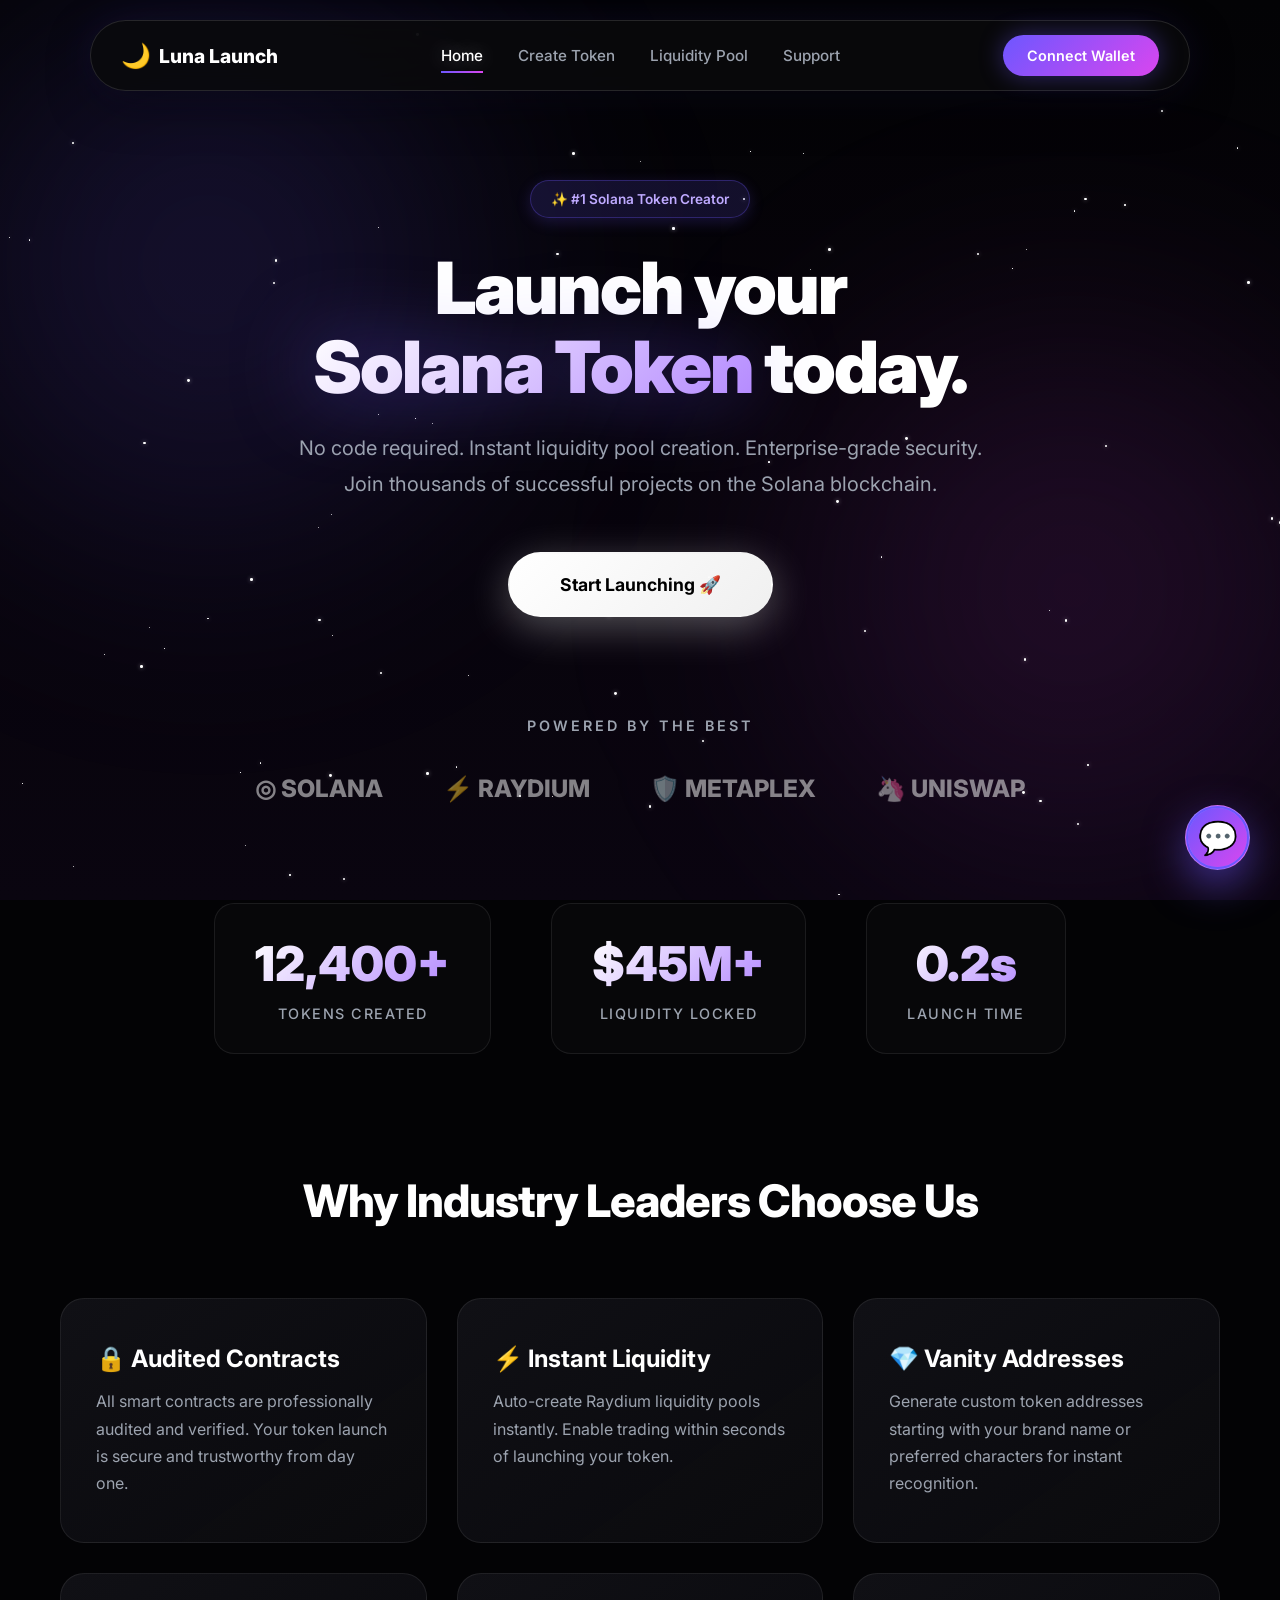
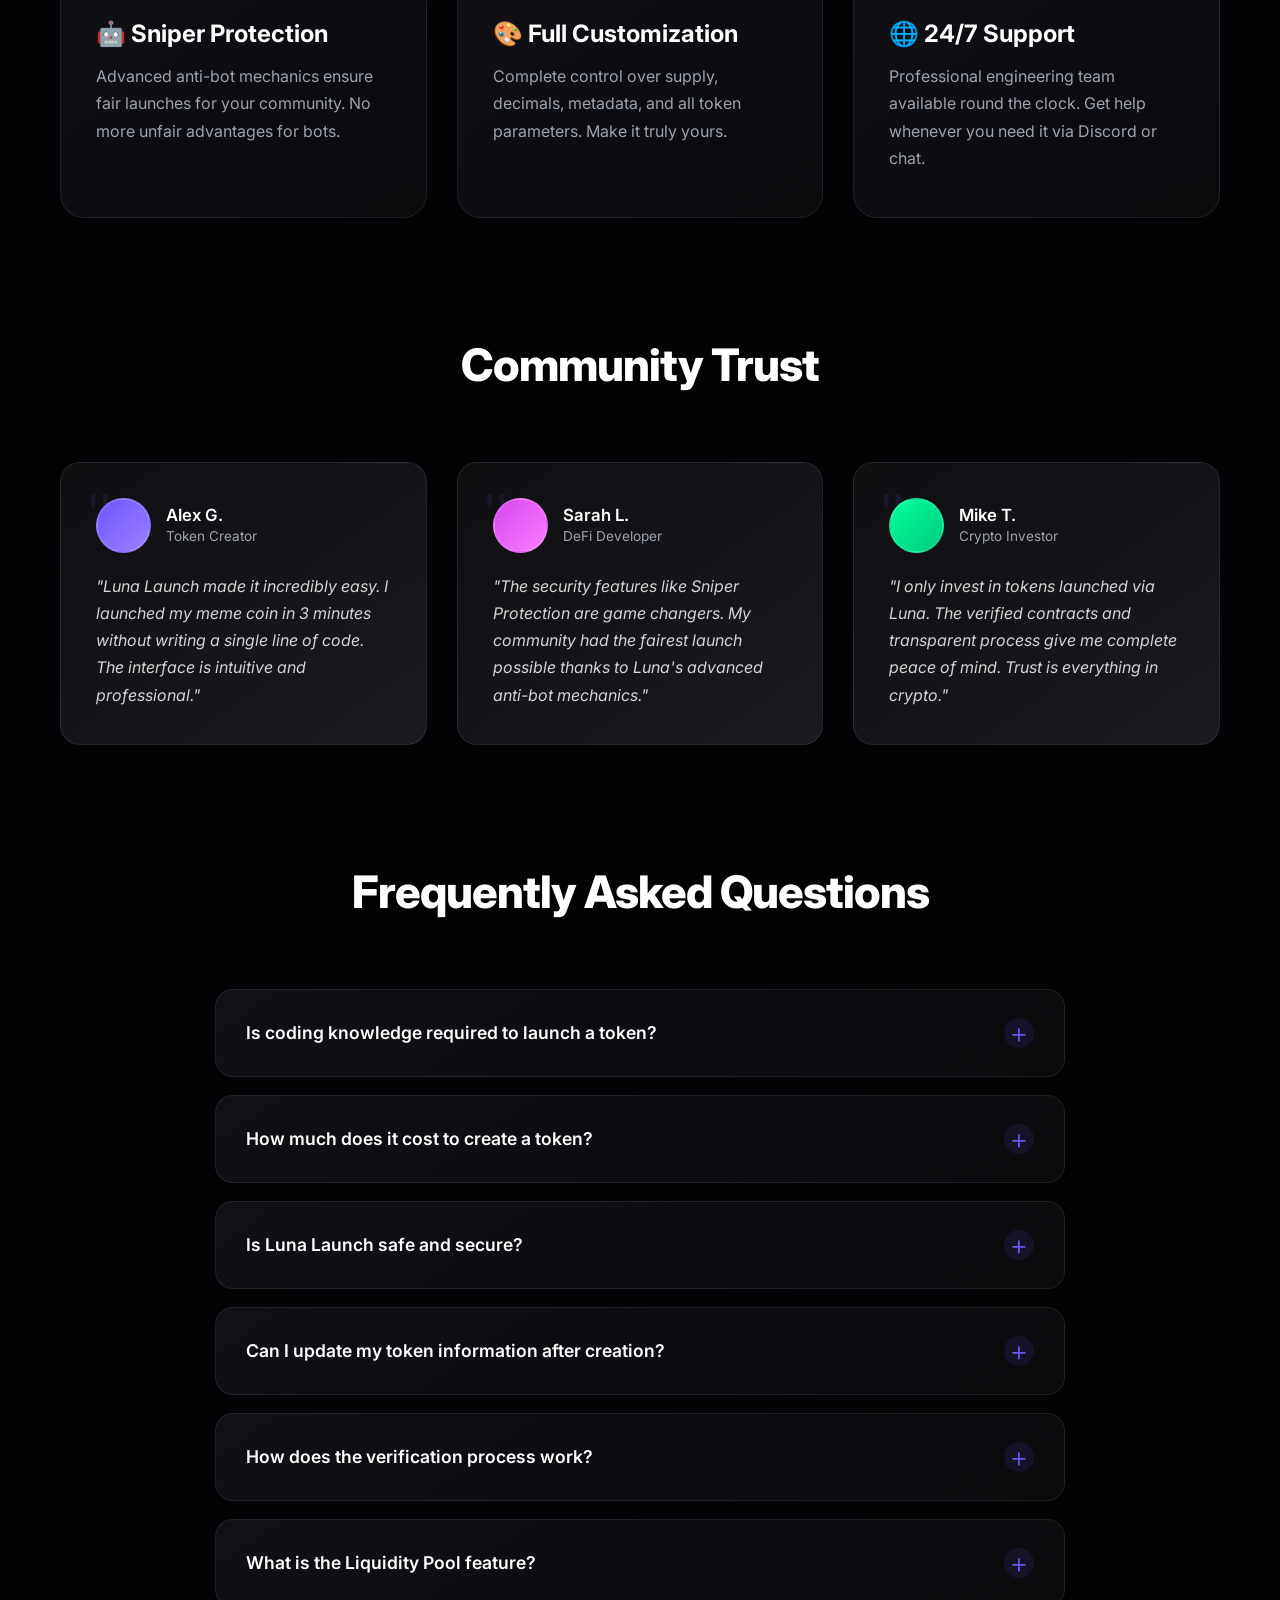
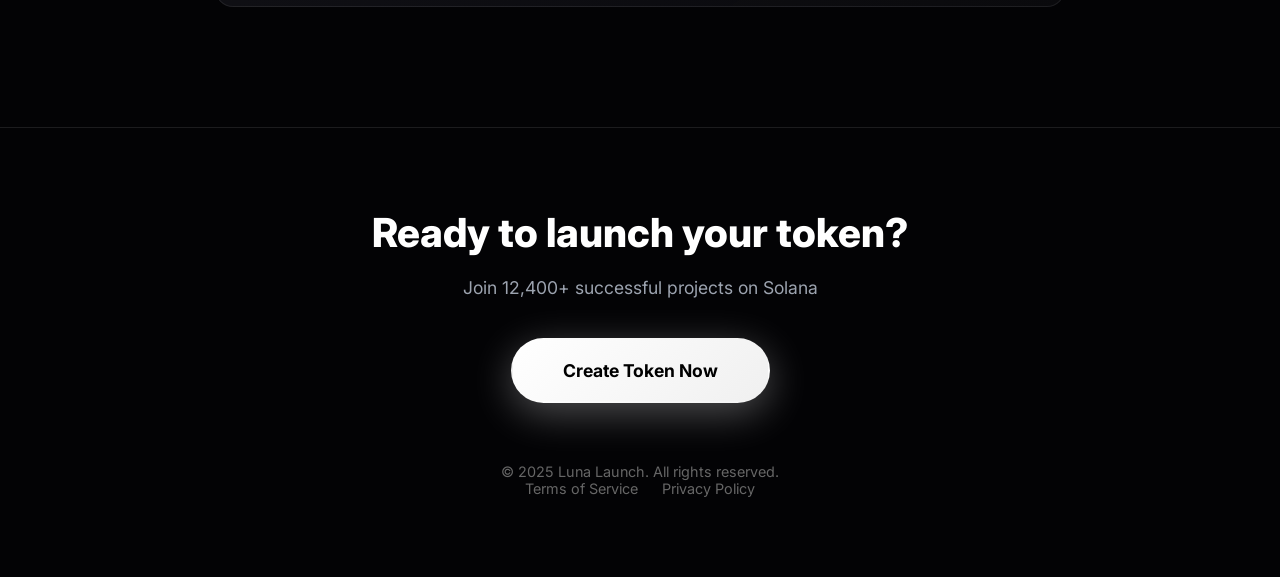
<file: index.html>
<!DOCTYPE html>
<html lang="en">
<head>
    <meta charset="UTF-8">
    <meta name="viewport" content="width=device-width, initial-scale=1.0">
    <meta name="description" content="Luna Launch - The #1 professional Solana token launcher. Create your SPL token in minutes with no coding required. Trusted by 12,400+ projects.">
    <meta name="keywords" content="Solana, token creator, SPL token, cryptocurrency, blockchain, DeFi">
    <title>Luna Launch - #1 Solana Token Launcher | Create SPL Tokens in Minutes</title>
    <link rel="stylesheet" href="style.css">
    <link href="https://fonts.googleapis.com/css2?family=Inter:wght@400;500;600;700;800;900&display=swap" rel="stylesheet">
    
    <!-- Open Graph Meta Tags -->
    <meta property="og:title" content="Luna Launch - Professional Solana Token Launcher">
    <meta property="og:description" content="Launch your Solana token in minutes. No code required. Enterprise-grade security.">
    <meta property="og:type" content="website">
    
    <!-- Favicon -->
    <link rel="icon" href="data:image/svg+xml,<svg xmlns='http://www.w3.org/2000/svg' viewBox='0 0 100 100'><text y='.9em' font-size='90'>🌙</text></svg>">
    <!-- <link rel="icon" type="image/svg+xml" href="favicon.svg"> -->
    <meta name="google-site-verification" content="NypoJyU6JXHF-gXHoyR5MGtMAxwIN4yAGLBJa18VxyU" />
</head>
<body>

    <!-- Animated Background -->
    <div class="bg-universe">
        <div class="nebula n1"></div>
        <div class="nebula n2"></div>
        <div id="starContainer"></div>
    </div>

    <!-- Navigation Bar with Mobile Support -->
    <nav class="navbar" id="navbar">
        <div class="nav-brand">
            <span style="font-size: 24px;">🌙</span> Luna Launch
        </div>
        
        <div class="nav-links">
            <a href="index.html" class="active">Home</a>
            <a href="create-token.html">Create Token</a>
            <a href="https://raydium.io/swap" target="_blank" rel="noopener">Liquidity Pool</a>
            <a href="https://discord.com/invite/lunalaunch" target="_blank" rel="noopener">Support</a>
        </div>
        
        <!-- Mobile Menu Toggle -->
        <div class="mobile-menu-toggle">
            <span></span>
            <span></span>
            <span></span>
        </div>
        
        <button class="btn-connect" id="walletBtn">Connect Wallet</button>
    </nav>

    <!-- Hero Section -->
    <section class="hero">
        <div class="container">
            <div class="badge">✨ #1 Solana Token Creator</div>
            <h1>Launch your<br><span>Solana Token</span> today.</h1>
            <p>No code required. Instant liquidity pool creation. Enterprise-grade security. Join thousands of successful projects on the Solana blockchain.</p>
            <a href="create-token.html" class="btn-large">Start Launching 🚀</a>
        </div>
    </section>

    <!-- Trusted By Section -->
    <section class="trusted-by container">
        <div class="trusted-title">Powered By The Best</div>
        <div class="logos-grid">
            <div class="logo-item">◎ SOLANA</div>
            <div class="logo-item">⚡ RAYDIUM</div>
            <div class="logo-item">🛡️ METAPLEX</div>
            <div class="logo-item">🦄 UNISWAP</div>
        </div>
    </section>

    <!-- Statistics Section -->
    <section class="container">
        <div class="stats-row">
            <div class="stat-box">
                <span class="stat-num">12,400+</span>
                <span class="stat-label">Tokens Created</span>
            </div>
            <div class="stat-box">
                <span class="stat-num">$45M+</span>
                <span class="stat-label">Liquidity Locked</span>
            </div>
            <div class="stat-box">
                <span class="stat-num">0.2s</span>
                <span class="stat-label">Launch Time</span>
            </div>
        </div>
    </section>

    <!-- Features Section -->
    <section class="container">
        <h2 class="section-title">Why Industry Leaders Choose Us</h2>
        <div class="features-grid">
            <div class="feature-card">
                <h3>🔒 Audited Contracts</h3>
                <p>All smart contracts are professionally audited and verified. Your token launch is secure and trustworthy from day one.</p>
            </div>
            <div class="feature-card">
                <h3>⚡ Instant Liquidity</h3>
                <p>Auto-create Raydium liquidity pools instantly. Enable trading within seconds of launching your token.</p>
            </div>
            <div class="feature-card">
                <h3>💎 Vanity Addresses</h3>
                <p>Generate custom token addresses starting with your brand name or preferred characters for instant recognition.</p>
            </div>
            <div class="feature-card">
                <h3>🤖 Sniper Protection</h3>
                <p>Advanced anti-bot mechanics ensure fair launches for your community. No more unfair advantages for bots.</p>
            </div>
            <div class="feature-card">
                <h3>🎨 Full Customization</h3>
                <p>Complete control over supply, decimals, metadata, and all token parameters. Make it truly yours.</p>
            </div>
            <div class="feature-card">
                <h3>🌐 24/7 Support</h3>
                <p>Professional engineering team available round the clock. Get help whenever you need it via Discord or chat.</p>
            </div>
        </div>
    </section>

    <!-- Testimonials Section -->
    <section class="container">
        <h2 class="section-title">Community Trust</h2>
        <div class="testimonials-grid">
            <div class="testimonial-card">
                <div class="user-profile">
                    <div class="user-avatar" style="background: linear-gradient(135deg, #6d57ff, #9d7fff);"></div>
                    <div class="user-info">
                        <h4>Alex G.</h4>
                        <span>Token Creator</span>
                    </div>
                </div>
                <p class="quote">"Luna Launch made it incredibly easy. I launched my meme coin in 3 minutes without writing a single line of code. The interface is intuitive and professional."</p>
            </div>
            <div class="testimonial-card">
                <div class="user-profile">
                    <div class="user-avatar" style="background: linear-gradient(135deg, #d946ef, #f97fff);"></div>
                    <div class="user-info">
                        <h4>Sarah L.</h4>
                        <span>DeFi Developer</span>
                    </div>
                </div>
                <p class="quote">"The security features like Sniper Protection are game changers. My community had the fairest launch possible thanks to Luna's advanced anti-bot mechanics."</p>
            </div>
            <div class="testimonial-card">
                <div class="user-profile">
                    <div class="user-avatar" style="background: linear-gradient(135deg, #00ff9d, #00cc7d);"></div>
                    <div class="user-info">
                        <h4>Mike T.</h4>
                        <span>Crypto Investor</span>
                    </div>
                </div>
                <p class="quote">"I only invest in tokens launched via Luna. The verified contracts and transparent process give me complete peace of mind. Trust is everything in crypto."</p>
            </div>
        </div>
    </section>

    <!-- FAQ Section -->
    <section class="container">
        <h2 class="section-title">Frequently Asked Questions</h2>
        <div class="faq-container">
            <div class="faq-item">
                <button class="faq-question">Is coding knowledge required to launch a token?</button>
                <div class="faq-answer">
                    <p>No coding knowledge is required whatsoever. Luna Launch handles all the technical complexity for you. Simply fill out a form with your token details, and our platform creates the smart contract, deploys it to the Solana blockchain, and mints your tokens automatically. It's designed for non-technical users.</p>
                </div>
            </div>
            <div class="faq-item">
                <button class="faq-question">How much does it cost to create a token?</button>
                <div class="faq-answer">
                    <p>The base fee is only 0.2 SOL, which includes token creation and basic features. Optional upgrades like revoking authorities (+0.1 SOL each), premium features like Fast-Track listing (+0.5 SOL), and Anti-Rug Certificate (+0.8 SOL) are available. Most users spend between 0.2 to 1.0 SOL total. There are no hidden fees.</p>
                </div>
            </div>
            <div class="faq-item">
                <button class="faq-question">Is Luna Launch safe and secure?</button>
                <div class="faq-answer">
                    <p>Yes, absolutely. All our smart contracts are professionally audited and open-source. We never have access to your private keys or wallet. All operations happen transparently on-chain. Over 12,400 tokens have been successfully launched with $45M+ in liquidity locked. We use industry-standard security practices and regular third-party audits.</p>
                </div>
            </div>
            <div class="faq-item">
                <button class="faq-question">Can I update my token information after creation?</button>
                <div class="faq-answer">
                    <p>Yes, unless you revoke Update Authority. By default, you can update your token's metadata (name, symbol, logo, description) at any time. However, if you enable "Revoke Update" for enhanced security and immutability, metadata becomes permanently locked. This is often preferred by serious projects to build trust with investors.</p>
                </div>
            </div>
            <div class="faq-item">
                <button class="faq-question">How does the verification process work?</button>
                <div class="faq-answer">
                    <p>Tokens created through Luna Launch are automatically verified on Solscan and other major explorers. The verification includes your metadata, logo, and all relevant information. This happens within minutes of creation. Verified tokens show a blue checkmark on explorers, increasing trust and legitimacy with potential investors.</p>
                </div>
            </div>
            <div class="faq-item">
                <button class="faq-question">What is the Liquidity Pool feature?</button>
                <div class="faq-answer">
                    <p>The Liquidity Pool feature allows you to instantly create a trading pair on Raydium DEX. You provide SOL and your tokens, and we automatically create the pool and enable trading. This is FREE to create (you just provide the assets). It's the fastest way to make your token tradeable immediately after launch.</p>
                </div>
            </div>
        </div>
    </section>

    <!-- Footer / CTA Section -->
    <footer style="border-top: 1px solid rgba(255,255,255,0.1); padding: 80px 0; text-align: center; color: var(--text-muted);">
        <h2 style="color: white; margin-bottom: 20px; font-size: 2.5rem; font-weight: 800;">Ready to launch your token?</h2>
        <p style="color: var(--text-muted); margin-bottom: 40px; font-size: 1.1rem;">Join 12,400+ successful projects on Solana</p>
        <a href="create-token.html" class="btn-large">Create Token Now</a>
        <div style="margin-top: 60px; font-size: 0.9rem; color: #666;">
            &copy; 2025 Luna Launch. All rights reserved. <br>
            <a href="#" style="color: #666; margin-right: 20px; text-decoration: none;">Terms of Service</a>
            <a href="#" style="color: #666; text-decoration: none;">Privacy Policy</a>
        </div>
    </footer>

    <!-- Professional Chatbot -->
    <div class="chatbot-container">
        <div class="chat-window" id="chatWindow">
            <div class="chat-header">
                <span>Luna Assistant</span> 
                <span style="cursor:pointer;" id="closeChat">✕</span>
            </div>
            <div class="chat-body" id="chatBody">
                <div class="chat-msg msg-bot">
                    👋 Welcome to Luna Launch! I'm your AI assistant.<br><br>
                    I can help you with:<br>
                    • Token creation process<br>
                    • Payment & pricing<br>
                    • Wallet setup<br>
                    • Security questions<br>
                    • Technical support
                </div>
                <div class="chat-options">
                    <button class="chat-opt-btn" onclick="handleChatOption('launch')">🚀 How to Launch?</button>
                    <button class="chat-opt-btn" onclick="handleChatOption('cost')">💰 Pricing Info</button>
                    <button class="chat-opt-btn" onclick="handleChatOption('wallet')">👛 Wallet Help</button>
                    <button class="chat-opt-btn" onclick="handleChatOption('payment')">💳 Payment Help</button>
                    <button class="chat-opt-btn" onclick="handleChatOption('security')">🛡️ Is it Safe?</button>
                    <button class="chat-opt-btn" onclick="handleChatOption('glitch')">🐛 Report Issue</button>
                </div>
            </div>
        </div>
        <div class="chatbot-btn" id="toggleChat">💬</div>
    </div>

    <script src="script.js"></script>
</body>
</html>
</file>
<file: style.css>
:root {
    --bg-color: #030305;
    --card-bg: rgba(20, 20, 25, 0.6);
    --card-border: rgba(255, 255, 255, 0.08);
    --primary: #6d57ff;
    --primary-glow: rgba(109, 87, 255, 0.5);
    --accent: #d946ef;
    --gold: #ffd700;
    --gold-glow: rgba(255, 215, 0, 0.3);
    --text-main: #ffffff;
    --text-muted: #9ca3af;
    --input-bg: #0a0a0c;
    --success: #00ff9d;
    --warning: #ffcc00;
    --danger: #ff4444;
    --font-main: 'Inter', sans-serif;
}

* { 
    margin: 0; 
    padding: 0; 
    box-sizing: border-box; 
    font-family: var(--font-main); 
    scroll-behavior: smooth; 
}

body {
    background-color: var(--bg-color);
    color: var(--text-main);
    min-height: 100vh;
    overflow-x: hidden;
    position: relative;
}

/* ========================================
   BACKGROUND - Enhanced Nebula Effects
======================================== */
.bg-universe { 
    position: fixed; 
    top: 0; 
    left: 0; 
    width: 100%; 
    height: 100%; 
    z-index: -1; 
    background: linear-gradient(180deg, #030305 0%, #0a0510 100%);
    overflow: hidden; 
}

.nebula { 
    position: absolute; 
    width: 800px; 
    height: 800px; 
    background: radial-gradient(circle, rgba(109,87,255,0.2) 0%, rgba(0,0,0,0) 70%); 
    filter: blur(100px); 
    animation: floatNebula 25s infinite alternate ease-in-out; 
}

.n1 { 
    top: -15%; 
    left: -15%; 
    animation-delay: 0s;
}

.n2 { 
    bottom: -10%; 
    right: -15%; 
    background: radial-gradient(circle, rgba(217, 70, 239, 0.15) 0%, rgba(0,0,0,0) 70%); 
    animation-delay: 5s;
}

.star { 
    position: absolute; 
    background: white; 
    border-radius: 50%; 
    box-shadow: 0 0 4px rgba(255,255,255,0.5);
    animation: twinkle 5s infinite ease-in-out; 
}

@keyframes floatNebula { 
    0% { transform: translate(0, 0) scale(1); } 
    50% { transform: translate(40px, -30px) scale(1.1); }
    100% { transform: translate(80px, 60px) scale(1); } 
}

@keyframes twinkle { 
    0%, 100% { opacity: 0.2; transform: scale(0.8); } 
    50% { opacity: 1; transform: scale(1.3); } 
}

/* ========================================
   NAVBAR - Mobile Responsive
======================================== */
.navbar {
    position: fixed; 
    top: 20px; 
    left: 50%; 
    transform: translateX(-50%); 
    width: 90%; 
    max-width: 1100px;
    background: rgba(10, 10, 12, 0.85); 
    backdrop-filter: blur(25px); 
    -webkit-backdrop-filter: blur(25px);
    border: 1px solid rgba(255, 255, 255, 0.12); 
    box-shadow: 0 15px 50px -10px rgba(0,0,0,0.6), 0 0 40px rgba(109,87,255,0.1); 
    border-radius: 100px;
    padding: 14px 30px; 
    display: flex; 
    justify-content: space-between; 
    align-items: center; 
    z-index: 1000;
    transition: transform 0.4s cubic-bezier(0.4, 0, 0.2, 1), background 0.3s;
}

.navbar.hidden { 
    transform: translate(-50%, -200%); 
}

.nav-brand { 
    font-weight: 800; 
    font-size: 1.2rem; 
    display: flex; 
    align-items: center; 
    gap: 8px;
    cursor: pointer;
    transition: transform 0.3s;
}

.nav-brand:hover {
    transform: scale(1.05);
}

.nav-links { 
    display: flex; 
    gap: 35px; 
}

.nav-links a { 
    color: var(--text-muted); 
    font-size: 0.95rem; 
    font-weight: 500; 
    text-decoration: none; 
    transition: all 0.3s ease;
    position: relative;
    padding: 8px 0;
}

.nav-links a::after {
    content: '';
    position: absolute;
    bottom: 0;
    left: 0;
    width: 0;
    height: 2px;
    background: linear-gradient(to right, var(--primary), var(--accent));
    transition: width 0.3s ease;
}

.nav-links a:hover::after,
.nav-links a.active::after {
    width: 100%;
}

.nav-links a:hover, 
.nav-links a.active { 
    color: white; 
    text-shadow: 0 0 20px rgba(255,255,255,0.4); 
}

/* Mobile Menu Toggle */
.mobile-menu-toggle {
    display: none;
    flex-direction: column;
    gap: 5px;
    cursor: pointer;
    padding: 8px;
    z-index: 1001;
}

.mobile-menu-toggle span {
    width: 25px;
    height: 2px;
    background: white;
    transition: all 0.3s ease;
    border-radius: 2px;
}

.mobile-menu-toggle.active span:nth-child(1) {
    transform: rotate(45deg) translate(7px, 7px);
}

.mobile-menu-toggle.active span:nth-child(2) {
    opacity: 0;
}

.mobile-menu-toggle.active span:nth-child(3) {
    transform: rotate(-45deg) translate(7px, -7px);
}

.btn-connect {
    background: linear-gradient(135deg, var(--primary), var(--accent)); 
    border: none; 
    padding: 12px 24px; 
    border-radius: 100px;
    color: white; 
    font-weight: 600; 
    cursor: pointer; 
    box-shadow: 0 0 25px rgba(109, 87, 255, 0.4); 
    transition: all 0.3s ease;
    font-size: 0.9rem;
    white-space: nowrap;
}

.btn-connect:hover { 
    transform: scale(1.05); 
    box-shadow: 0 0 40px rgba(109, 87, 255, 0.7); 
}

.btn-connect:active {
    transform: scale(0.98);
}

/* ========================================
   HERO SECTION
======================================== */
.container { 
    max-width: 1200px; 
    margin: 0 auto; 
    padding: 0 20px; 
}

.hero { 
    text-align: center; 
    padding: 180px 0 100px; 
}

.badge { 
    display: inline-block; 
    background: rgba(109, 87, 255, 0.15); 
    color: #bfaaff; 
    padding: 10px 20px; 
    border-radius: 100px; 
    font-size: 0.85rem; 
    font-weight: 600; 
    border: 1px solid rgba(109, 87, 255, 0.3); 
    margin-bottom: 30px;
    box-shadow: 0 4px 15px rgba(109, 87, 255, 0.2);
    animation: badgePulse 3s infinite;
}

@keyframes badgePulse {
    0%, 100% { box-shadow: 0 4px 15px rgba(109, 87, 255, 0.2); }
    50% { box-shadow: 0 4px 25px rgba(109, 87, 255, 0.4); }
}

.hero h1 { 
    font-size: 4.5rem; 
    line-height: 1.1; 
    margin-bottom: 24px;
    font-weight: 900;
    letter-spacing: -2px;
}

.hero h1 span { 
    background: linear-gradient(135deg, #fff 0%, #b388ff 100%); 
    -webkit-background-clip: text; 
    background-clip: text; 
    -webkit-text-fill-color: transparent;
    filter: drop-shadow(0 0 40px rgba(109, 87, 255, 0.5));
}

.hero p { 
    color: var(--text-muted); 
    font-size: 1.25rem; 
    max-width: 700px; 
    margin: 0 auto 50px; 
    line-height: 1.8; 
}

.btn-large { 
    background: linear-gradient(135deg, white, #f0f0f0); 
    color: black; 
    padding: 20px 50px; 
    border-radius: 100px; 
    font-size: 1.1rem; 
    font-weight: 700; 
    text-decoration: none; 
    box-shadow: 0 10px 40px rgba(255, 255, 255, 0.3); 
    transition: all 0.3s ease; 
    display: inline-block; 
    border: 2px solid transparent;
}

.btn-large:hover { 
    transform: translateY(-3px) scale(1.03); 
    box-shadow: 0 15px 50px rgba(255, 255, 255, 0.5);
}

.btn-large:active {
    transform: translateY(-1px) scale(1.01);
}

/* ========================================
   TRUSTED BY SECTION
======================================== */
.trusted-by { 
    text-align: center; 
    margin-bottom: 100px; 
}

.trusted-title { 
    color: var(--text-muted); 
    font-size: 0.9rem; 
    letter-spacing: 3px; 
    text-transform: uppercase; 
    margin-bottom: 40px; 
    font-weight: 600;
}

.logos-grid { 
    display: flex; 
    justify-content: center; 
    gap: 60px; 
    flex-wrap: wrap; 
}

.logo-item { 
    font-size: 1.5rem; 
    font-weight: 800; 
    color: rgba(255,255,255,0.5); 
    display: flex; 
    align-items: center; 
    gap: 10px;
    transition: all 0.3s ease;
    cursor: default;
}

.logo-item:hover {
    color: white;
    transform: translateY(-5px);
}

/* ========================================
   STATS SECTION
======================================== */
.stats-row { 
    display: flex; 
    justify-content: center; 
    gap: 60px; 
    margin-bottom: 120px; 
    flex-wrap: wrap; 
}

.stat-box { 
    text-align: center; 
    padding: 30px 40px;
    background: rgba(255,255,255,0.02);
    border-radius: 20px;
    border: 1px solid rgba(255,255,255,0.08);
    transition: all 0.4s ease;
    min-width: 180px;
}

.stat-box:hover {
    transform: translateY(-10px);
    background: rgba(109, 87, 255, 0.05);
    border-color: rgba(109, 87, 255, 0.3);
    box-shadow: 0 20px 50px rgba(109, 87, 255, 0.2);
}

.stat-num { 
    font-size: 3rem; 
    font-weight: 900; 
    color: white; 
    display: block;
    background: linear-gradient(135deg, white, #b388ff);
    -webkit-background-clip: text;
    background-clip: text;
    -webkit-text-fill-color: transparent;
    margin-bottom: 10px;
}

.stat-label { 
    color: var(--text-muted); 
    font-size: 0.9rem; 
    text-transform: uppercase; 
    letter-spacing: 1.5px;
    font-weight: 500;
}

/* ========================================
   FEATURES GRID - Enhanced Cards
======================================== */
.section-title { 
    text-align: center; 
    font-size: 2.8rem; 
    margin-bottom: 70px;
    font-weight: 800;
    letter-spacing: -1px;
}

.features-grid { 
    display: grid; 
    grid-template-columns: repeat(auto-fit, minmax(320px, 1fr)); 
    gap: 30px; 
    margin-bottom: 120px; 
}

.feature-card { 
    background: linear-gradient(145deg, rgba(20, 20, 25, 0.8), rgba(15, 15, 20, 0.6)); 
    border: 1px solid var(--card-border); 
    padding: 45px 35px; 
    border-radius: 24px; 
    transition: all 0.4s cubic-bezier(0.4, 0, 0.2, 1);
    position: relative;
    overflow: hidden;
}

.feature-card::before {
    content: '';
    position: absolute;
    top: 0;
    left: 0;
    width: 100%;
    height: 100%;
    background: radial-gradient(circle at top left, rgba(109, 87, 255, 0.1), transparent 60%);
    opacity: 0;
    transition: opacity 0.4s;
}

.feature-card:hover::before {
    opacity: 1;
}

.feature-card:hover { 
    border-color: rgba(109, 87, 255, 0.5); 
    transform: translateY(-12px); 
    box-shadow: 0 25px 50px rgba(109, 87, 255, 0.2);
}

.feature-card h3 { 
    font-size: 1.5rem; 
    margin-bottom: 15px; 
    color: white;
    font-weight: 700;
    position: relative;
}

.feature-card p { 
    color: var(--text-muted); 
    line-height: 1.7;
    font-size: 1rem;
}

/* ========================================
   TESTIMONIALS
======================================== */
.testimonials-grid { 
    display: grid; 
    grid-template-columns: repeat(auto-fit, minmax(300px, 1fr)); 
    gap: 30px; 
    margin-bottom: 120px; 
}

.testimonial-card { 
    background: linear-gradient(145deg, #0f0f12, #1a1a1f); 
    padding: 35px; 
    border-radius: 20px; 
    border: 1px solid var(--card-border);
    transition: all 0.3s ease;
    position: relative;
}

.testimonial-card::before {
    content: '"';
    position: absolute;
    top: 20px;
    left: 25px;
    font-size: 4rem;
    color: rgba(109, 87, 255, 0.1);
    font-family: Georgia, serif;
    line-height: 1;
}

.testimonial-card:hover {
    transform: translateY(-5px);
    border-color: rgba(109, 87, 255, 0.3);
    box-shadow: 0 15px 40px rgba(0,0,0,0.3);
}

.user-profile { 
    display: flex; 
    align-items: center; 
    gap: 15px; 
    margin-bottom: 20px;
    position: relative;
    z-index: 1;
}

.user-avatar { 
    width: 55px; 
    height: 55px; 
    border-radius: 50%;
    border: 2px solid rgba(255,255,255,0.1);
}

.user-info h4 { 
    font-size: 1.05rem; 
    color: white; 
    margin: 0;
    font-weight: 600;
}

.user-info span { 
    font-size: 0.85rem; 
    color: var(--text-muted); 
}

.quote { 
    color: #d4d4d4; 
    font-style: italic; 
    line-height: 1.7;
    position: relative;
    z-index: 1;
}

/* ========================================
   CREATOR FORM STYLES - Enhanced UX
======================================== */
.creator-wrapper { 
    padding: 140px 0 80px; 
}

.creator-card { 
    background: linear-gradient(145deg, rgba(20, 20, 25, 0.9), rgba(15, 15, 20, 0.8)); 
    border: 1px solid rgba(255, 255, 255, 0.1); 
    border-radius: 32px; 
    padding: 50px; 
    max-width: 800px; 
    margin: 0 auto;
    box-shadow: 0 30px 80px rgba(0,0,0,0.5), 0 0 50px rgba(109, 87, 255, 0.1);
}

.form-group { 
    margin-bottom: 25px; 
}

.form-group label { 
    display: block; 
    margin-bottom: 12px; 
    color: #e5e5e5; 
    font-size: 0.95rem; 
    font-weight: 600;
    letter-spacing: 0.3px;
}

.input-field { 
    width: 100%; 
    background: #0d0d0f; 
    border: 2px solid #252530; 
    padding: 16px 20px; 
    border-radius: 14px; 
    color: white; 
    font-size: 1rem; 
    outline: none; 
    transition: all 0.2s ease;
}

.input-field:focus { 
    border-color: var(--primary); 
    background: #111114;
    box-shadow: 0 0 0 4px rgba(109, 87, 255, 0.12); 
}

.input-field:hover {
    border-color: #353540;
}

.file-upload { 
    border: 2px dashed #2a2a35; 
    background: #0d0d0f; 
    border-radius: 16px; 
    height: 160px; 
    display: flex; 
    flex-direction: column; 
    justify-content: center; 
    align-items: center; 
    cursor: pointer; 
    position: relative; 
    overflow: hidden; 
    transition: all 0.3s ease;
}

.file-upload:hover { 
    border-color: var(--primary); 
    background: rgba(109, 87, 255, 0.05); 
    transform: translateY(-2px);
}

.file-upload input { 
    position: absolute; 
    width: 100%; 
    height: 100%; 
    opacity: 0; 
    cursor: pointer; 
    z-index: 5; 
}

.preview-image { 
    height: 100%; 
    width: 100%; 
    object-fit: contain; 
    display: none; 
    padding: 10px; 
}

.file-upload.has-file .preview-image { 
    display: block; 
}

.file-upload.has-file .upload-content { 
    display: none; 
}

.toggle-row { 
    display: flex; 
    justify-content: space-between; 
    align-items: center; 
    padding: 22px 0; 
    border-bottom: 1px solid rgba(255,255,255,0.05);
    transition: all 0.2s ease;
}

.toggle-row:hover {
    background: rgba(255,255,255,0.02);
    padding-left: 10px;
    padding-right: 10px;
    border-radius: 12px;
}

.toggle-row:last-child { 
    border-bottom: none; 
}

.toggle-info h4 { 
    font-size: 1.05rem; 
    color: white; 
    margin-bottom: 6px; 
    display: flex; 
    align-items: center;
    font-weight: 600;
}

.toggle-info p { 
    font-size: 0.88rem; 
    color: var(--text-muted);
    line-height: 1.5;
}

.cost-badge { 
    background: rgba(109, 87, 255, 0.12); 
    color: #bfaaff; 
    padding: 4px 10px; 
    border-radius: 8px; 
    font-size: 0.75rem; 
    margin-left: 10px; 
    border: 1px solid rgba(109, 87, 255, 0.25);
    font-weight: 600;
}

.cost-badge.free { 
    color: var(--success); 
    background: rgba(0, 255, 157, 0.12); 
    border-color: rgba(0, 255, 157, 0.25); 
}

.cost-badge.premium { 
    color: var(--gold); 
    background: rgba(255, 215, 0, 0.12); 
    border-color: rgba(255, 215, 0, 0.3); 
    box-shadow: 0 0 15px rgba(255, 215, 0, 0.15);
}

/* Toggle Switch */
.switch { 
    position: relative; 
    width: 54px; 
    height: 30px;
    flex-shrink: 0;
}

.switch input { 
    opacity: 0; 
    width: 0; 
    height: 0; 
}

.slider { 
    position: absolute; 
    cursor: pointer; 
    top: 0; 
    left: 0; 
    right: 0; 
    bottom: 0; 
    background-color: #2a2a35; 
    transition: .3s; 
    border-radius: 34px;
    border: 2px solid #35353f;
}

.slider:before { 
    position: absolute; 
    content: ""; 
    height: 22px; 
    width: 22px; 
    left: 3px; 
    bottom: 2px; 
    background-color: #666; 
    transition: .3s; 
    border-radius: 50%; 
}

input:checked + .slider { 
    background-color: var(--primary);
    border-color: var(--primary);
    box-shadow: 0 0 15px rgba(109, 87, 255, 0.4);
}

input:checked + .slider:before { 
    transform: translateX(24px);
    background-color: white;
}

input.gold-trigger:checked + .slider { 
    background-color: var(--gold);
    border-color: var(--gold);
    box-shadow: 0 0 15px rgba(255, 215, 0, 0.4);
}

.hidden-section { 
    display: none; 
    padding-top: 25px;
    padding-left: 10px;
}

.hidden-section.active { 
    display: block; 
    animation: slideDown 0.4s ease; 
}

@keyframes slideDown { 
    from { 
        opacity: 0; 
        transform: translateY(-15px); 
    } 
    to { 
        opacity: 1; 
        transform: translateY(0); 
    } 
}

/* Action Area */
.action-area { 
    margin-top: 50px; 
    padding: 30px; 
    background: linear-gradient(145deg, #1a1a24, #0f0f15); 
    border-radius: 20px; 
    border: 1px solid rgba(109, 87, 255, 0.15);
    box-shadow: 0 10px 30px rgba(0,0,0,0.3);
}

.total-cost { 
    display: flex; 
    justify-content: space-between; 
    align-items: center; 
    margin-bottom: 25px; 
    font-size: 1.2rem; 
    font-weight: 700; 
}

.cost-value { 
    color: var(--primary); 
    font-size: 2rem; 
    text-shadow: 0 0 30px rgba(109, 87, 255, 0.6);
    font-weight: 900;
}

.btn-launch { 
    width: 100%; 
    background: linear-gradient(135deg, var(--primary), var(--accent)); 
    border: none; 
    padding: 20px; 
    border-radius: 14px; 
    color: white; 
    font-weight: 800; 
    font-size: 1.15rem; 
    cursor: pointer; 
    transition: all 0.3s ease;
    box-shadow: 0 10px 30px rgba(109, 87, 255, 0.3);
}

.btn-launch:hover { 
    transform: translateY(-3px); 
    box-shadow: 0 15px 40px rgba(109, 87, 255, 0.5); 
}

.btn-launch:active {
    transform: translateY(-1px);
}

/* ========================================
   PAYMENT MODAL - Professional Flow
======================================== */
.modal-overlay { 
    position: fixed; 
    top: 0; 
    left: 0; 
    width: 100%; 
    height: 100%; 
    background: rgba(0,0,0,0.96); 
    backdrop-filter: blur(20px);
    -webkit-backdrop-filter: blur(20px);
    display: none; 
    justify-content: center; 
    align-items: center; 
    z-index: 2000;
    padding: 20px;
    overflow-y: auto;
}

.modal { 
    background: linear-gradient(145deg, #0f0f15, #1a1a24); 
    border: 2px solid var(--primary); 
    border-radius: 28px; 
    width: 95%; 
    max-width: 550px; 
    max-height: 90vh;
    overflow-y: auto;
    box-shadow: 0 0 120px rgba(109, 87, 255, 0.5); 
    position: relative; 
    animation: modalPop 0.5s cubic-bezier(0.175, 0.885, 0.32, 1.275);
    margin: auto;
}

/* Modal scrollbar */
.modal::-webkit-scrollbar {
    width: 8px;
}

.modal::-webkit-scrollbar-track {
    background: rgba(255,255,255,0.05);
    border-radius: 10px;
}

.modal::-webkit-scrollbar-thumb {
    background: rgba(109, 87, 255, 0.5);
    border-radius: 10px;
}

.modal::-webkit-scrollbar-thumb:hover {
    background: var(--primary);
}

@keyframes modalPop { 
    from { 
        transform: scale(0.85); 
        opacity: 0; 
    } 
    to { 
        transform: scale(1); 
        opacity: 1; 
    } 
}

.modal::before { 
    content: ''; 
    position: absolute; 
    top: 0; 
    left: 0; 
    width: 100%; 
    height: 5px; 
    background: linear-gradient(90deg, var(--primary), var(--accent), var(--gold), var(--primary)); 
    background-size: 200% 100%; 
    animation: gradientMove 4s linear infinite; 
}

@keyframes gradientMove { 
    0% { background-position: 100% 0; } 
    100% { background-position: -100% 0; } 
}

.modal-content { 
    padding: 40px 30px; 
    text-align: center; 
}

.modal h2 { 
    font-size: 1.6rem; 
    margin-bottom: 8px; 
    color: white; 
    letter-spacing: -0.5px;
    font-weight: 800;
    line-height: 1.3;
}

.modal-subtitle { 
    color: var(--text-muted); 
    font-size: 0.9rem; 
    margin-bottom: 30px;
    display: flex;
    align-items: center;
    justify-content: center;
    gap: 8px;
    flex-wrap: wrap;
}

.modal-subtitle::before {
    content: '🛡️';
}

/* Payment Instructions */
.payment-instructions {
    background: rgba(109, 87, 255, 0.1);
    border: 1px solid rgba(109, 87, 255, 0.3);
    border-radius: 14px;
    padding: 18px;
    margin-bottom: 25px;
    text-align: left;
}

.payment-instructions h3 {
    color: var(--primary);
    font-size: 0.95rem;
    margin-bottom: 12px;
    font-weight: 700;
}

.payment-instructions ol {
    margin-left: 18px;
    color: #d4d4d4;
    line-height: 1.7;
    padding-left: 0;
}

.payment-instructions ol li {
    margin-bottom: 8px;
    font-size: 0.88rem;
}

.payment-instructions .warning {
    background: rgba(255, 204, 0, 0.1);
    border-left: 3px solid var(--warning);
    padding: 10px 12px;
    margin-top: 12px;
    border-radius: 6px;
    font-size: 0.82rem;
    color: var(--warning);
    font-weight: 600;
    line-height: 1.5;
}

/* Receipt Box */
.receipt-box { 
    background: rgba(255, 255, 255, 0.03); 
    border-radius: 14px; 
    padding: 20px; 
    margin-bottom: 25px; 
    text-align: left; 
    border: 1px solid rgba(255, 255, 255, 0.08);
}

.receipt-item { 
    display: flex; 
    justify-content: space-between; 
    margin-bottom: 10px; 
    font-size: 0.9rem; 
    color: #ccc;
    gap: 10px;
    flex-wrap: wrap;
}

.receipt-item span:first-child {
    color: var(--text-muted);
    flex: 1;
    min-width: 100px;
}

.receipt-item span:last-child { 
    color: white; 
    font-weight: 600;
    white-space: nowrap;
}

.receipt-line { 
    height: 1px; 
    background: rgba(255, 255, 255, 0.15); 
    margin: 15px 0; 
}

.receipt-total { 
    display: flex; 
    justify-content: space-between; 
    font-size: 1.15rem; 
    font-weight: 700; 
    color: var(--primary);
    padding-top: 5px;
    gap: 10px;
    flex-wrap: wrap;
}

/* Wallet Address Box */
.wallet-box { 
    background: #000; 
    padding: 16px; 
    border-radius: 14px; 
    border: 2px dashed var(--primary); 
    font-family: 'Courier New', monospace; 
    color: white; 
    margin-bottom: 25px; 
    word-break: break-all; 
    position: relative; 
    cursor: pointer; 
    transition: all 0.2s ease;
    font-size: 0.85rem;
    line-height: 1.5;
}

.wallet-box:hover { 
    background: rgba(109, 87, 255, 0.1);
    border-color: rgba(109, 87, 255, 0.8);
}

.wallet-box::after { 
    content: '📋 CLICK TO COPY'; 
    position: absolute; 
    bottom: -28px; 
    left: 50%; 
    transform: translateX(-50%); 
    font-size: 0.7rem; 
    color: var(--primary); 
    opacity: 0; 
    transition: all 0.2s ease;
    font-family: var(--font-main);
    font-weight: 600;
    letter-spacing: 0.5px;
    white-space: nowrap;
}

.wallet-box:hover::after { 
    opacity: 1; 
    bottom: -25px; 
}

/* Status Area */
.status-area { 
    display: flex; 
    align-items: center; 
    justify-content: center; 
    gap: 12px; 
    margin-bottom: 20px; 
    min-height: 30px;
    padding: 12px;
    background: rgba(255, 204, 0, 0.05);
    border-radius: 10px;
    flex-wrap: wrap;
}

.loader { 
    width: 20px; 
    height: 20px; 
    border: 3px solid rgba(255, 204, 0, 0.3); 
    border-bottom-color: var(--warning); 
    border-radius: 50%; 
    display: inline-block; 
    animation: rotation 1s linear infinite;
    flex-shrink: 0;
}

@keyframes rotation { 
    0% { transform: rotate(0deg); } 
    100% { transform: rotate(360deg); } 
}

#statusText { 
    font-size: 0.88rem; 
    color: var(--warning);
    font-weight: 600;
    text-align: center;
    line-height: 1.4;
}

/* Modal Buttons */
.btn-check { 
    width: 100%; 
    padding: 16px; 
    border-radius: 14px; 
    background: linear-gradient(135deg, var(--primary), var(--accent)); 
    color: white; 
    border: none; 
    font-weight: 700; 
    font-size: 1rem; 
    cursor: pointer; 
    transition: all 0.3s ease;
    box-shadow: 0 10px 30px rgba(109, 87, 255, 0.3);
}

.btn-check:hover { 
    transform: translateY(-2px);
    box-shadow: 0 15px 40px rgba(109, 87, 255, 0.5); 
}

.btn-check:active {
    transform: translateY(0);
}

.btn-check:disabled {
    opacity: 0.6;
    cursor: not-allowed;
    transform: none;
}

.close-modal { 
    position: absolute; 
    top: 20px; 
    right: 20px; 
    background: rgba(255,255,255,0.05); 
    border: 1px solid rgba(255,255,255,0.1); 
    color: #999; 
    cursor: pointer; 
    font-size: 1.5rem; 
    transition: all 0.2s ease;
    width: 35px;
    height: 35px;
    border-radius: 50%;
    display: flex;
    align-items: center;
    justify-content: center;
    z-index: 10;
}

.close-modal:hover { 
    color: white;
    background: rgba(255,255,255,0.1);
    transform: rotate(90deg);
}

/* ========================================
   FAQ SECTION - Premium Animations
======================================== */
.faq-container { 
    max-width: 850px; 
    margin: 0 auto 120px; 
}

.faq-item { 
    background: linear-gradient(145deg, rgba(20, 20, 25, 0.8), rgba(15, 15, 20, 0.6)); 
    border: 1px solid var(--card-border); 
    margin-bottom: 18px; 
    border-radius: 18px; 
    overflow: hidden;
    transition: all 0.3s ease;
}

.faq-item:hover {
    border-color: rgba(109, 87, 255, 0.3);
}

.faq-question { 
    width: 100%; 
    padding: 28px 30px; 
    text-align: left; 
    background: none; 
    border: none; 
    color: white; 
    font-size: 1.1rem; 
    font-weight: 600; 
    cursor: pointer; 
    display: flex; 
    justify-content: space-between; 
    align-items: center;
    transition: all 0.3s ease;
}

.faq-question:hover {
    color: var(--primary);
}

.faq-question::after { 
    content: '+'; 
    font-size: 1.8rem; 
    color: var(--primary); 
    transition: transform 0.4s cubic-bezier(0.4, 0, 0.2, 1);
    font-weight: 300;
    width: 30px;
    height: 30px;
    display: flex;
    align-items: center;
    justify-content: center;
    background: rgba(109, 87, 255, 0.1);
    border-radius: 50%;
}

.faq-item.active .faq-question::after { 
    transform: rotate(135deg);
    background: rgba(109, 87, 255, 0.2);
}

.faq-answer {
    max-height: 0; 
    overflow: hidden; 
    transition: max-height 0.5s cubic-bezier(0.4, 0, 0.2, 1), padding 0.4s ease, opacity 0.4s ease; 
    background: rgba(0,0,0,0.3); 
    padding: 0 30px;
    opacity: 0;
}

.faq-answer p {
    color: var(--text-muted);
    line-height: 1.8;
    font-size: 0.98rem;
}

/* Active state handled by JS for smooth height animation */

/* ========================================
   CHATBOT - Professional Design
======================================== */
.chatbot-container { 
    position: fixed; 
    bottom: 30px; 
    right: 30px; 
    z-index: 2000; 
    display: flex; 
    flex-direction: column; 
    align-items: flex-end; 
}

.chatbot-btn { 
    width: 65px; 
    height: 65px; 
    background: linear-gradient(135deg, var(--primary), var(--accent)); 
    border-radius: 50%; 
    box-shadow: 0 15px 40px rgba(109, 87, 255, 0.5); 
    display: flex; 
    justify-content: center; 
    align-items: center; 
    cursor: pointer; 
    transition: all 0.4s cubic-bezier(0.4, 0, 0.2, 1); 
    font-size: 32px; 
    border: 3px solid rgba(255,255,255,0.2);
    position: relative;
}

.chatbot-btn::before {
    content: '';
    position: absolute;
    width: 100%;
    height: 100%;
    border-radius: 50%;
    border: 2px solid var(--primary);
    animation: pulse 2s infinite;
}

@keyframes pulse {
    0% {
        transform: scale(1);
        opacity: 1;
    }
    100% {
        transform: scale(1.5);
        opacity: 0;
    }
}

.chatbot-btn:hover { 
    transform: scale(1.1) rotate(5deg); 
    box-shadow: 0 20px 50px rgba(109, 87, 255, 0.7);
}

.chatbot-btn:active {
    transform: scale(0.95);
}

.chat-window { 
    width: 380px; 
    max-height: 600px;
    background: linear-gradient(145deg, #131318, #1a1a24); 
    border: 1px solid rgba(109, 87, 255, 0.3); 
    border-radius: 24px; 
    margin-bottom: 20px; 
    overflow: hidden; 
    display: none; 
    box-shadow: 0 25px 60px rgba(0,0,0,0.6), 0 0 50px rgba(109, 87, 255, 0.2); 
    flex-direction: column;
    animation: chatSlideIn 0.4s cubic-bezier(0.4, 0, 0.2, 1);
}

@keyframes chatSlideIn {
    from {
        opacity: 0;
        transform: translateY(20px) scale(0.95);
    }
    to {
        opacity: 1;
        transform: translateY(0) scale(1);
    }
}

.chat-header { 
    background: linear-gradient(135deg, var(--primary), var(--accent)); 
    padding: 20px 25px; 
    font-weight: 700; 
    display: flex; 
    justify-content: space-between; 
    align-items: center;
    box-shadow: 0 5px 15px rgba(0,0,0,0.3);
    font-size: 1.05rem;
}

.chat-header span:first-child {
    display: flex;
    align-items: center;
    gap: 10px;
}

.chat-header span:first-child::before {
    content: '🤖';
    font-size: 1.3rem;
}

.chat-body { 
    padding: 25px; 
    height: 450px; 
    overflow-y: auto; 
    display: flex; 
    flex-direction: column; 
    gap: 15px;
    background: linear-gradient(to bottom, rgba(109, 87, 255, 0.02), transparent);
}

.chat-body::-webkit-scrollbar {
    width: 6px;
}

.chat-body::-webkit-scrollbar-track {
    background: rgba(255,255,255,0.05);
    border-radius: 10px;
}

.chat-body::-webkit-scrollbar-thumb {
    background: rgba(109, 87, 255, 0.5);
    border-radius: 10px;
}

.chat-body::-webkit-scrollbar-thumb:hover {
    background: var(--primary);
}

.chat-msg { 
    padding: 14px 18px; 
    border-radius: 16px; 
    font-size: 0.95rem; 
    max-width: 85%; 
    line-height: 1.6;
    animation: messageSlide 0.3s ease;
    box-shadow: 0 2px 8px rgba(0,0,0,0.1);
}

@keyframes messageSlide {
    from {
        opacity: 0;
        transform: translateY(10px);
    }
    to {
        opacity: 1;
        transform: translateY(0);
    }
}

.msg-bot { 
    background: linear-gradient(135deg, rgba(109, 87, 255, 0.15), rgba(217, 70, 239, 0.1)); 
    align-self: flex-start; 
    border-bottom-left-radius: 4px;
    border: 1px solid rgba(109, 87, 255, 0.2);
}

.msg-user { 
    background: linear-gradient(135deg, var(--primary), var(--accent)); 
    align-self: flex-end; 
    border-bottom-right-radius: 4px;
    color: white;
}

.chat-options { 
    display: flex; 
    flex-wrap: wrap; 
    gap: 10px; 
    margin-top: 15px; 
}

.chat-opt-btn { 
    background: rgba(109, 87, 255, 0.15); 
    border: 1px solid rgba(109, 87, 255, 0.4); 
    color: white; 
    padding: 10px 16px; 
    border-radius: 20px; 
    font-size: 0.88rem; 
    cursor: pointer; 
    transition: all 0.3s ease;
    font-weight: 500;
}

.chat-opt-btn:hover { 
    background: linear-gradient(135deg, var(--primary), var(--accent)); 
    border-color: var(--primary);
    transform: translateY(-2px);
    box-shadow: 0 5px 15px rgba(109, 87, 255, 0.3);
}

.chat-opt-btn:active {
    transform: translateY(0);
}

.typing-indicator {
    display: flex;
    gap: 5px;
    padding: 14px 18px;
    background: rgba(109, 87, 255, 0.1);
    border-radius: 16px;
    width: fit-content;
    align-self: flex-start;
}

.typing-indicator span {
    width: 8px;
    height: 8px;
    background: var(--primary);
    border-radius: 50%;
    animation: typingDot 1.4s infinite;
}

.typing-indicator span:nth-child(2) {
    animation-delay: 0.2s;
}

.typing-indicator span:nth-child(3) {
    animation-delay: 0.4s;
}

@keyframes typingDot {
    0%, 60%, 100% {
        transform: translateY(0);
        opacity: 0.5;
    }
    30% {
        transform: translateY(-10px);
        opacity: 1;
    }
}

/* ========================================
   RESPONSIVE DESIGN - Mobile First
======================================== */

@media (max-width: 968px) {
    .hero h1 {
        font-size: 3.5rem;
    }
    
    .features-grid,
    .testimonials-grid {
        grid-template-columns: 1fr;
    }
    
    .stats-row {
        gap: 30px;
    }
}

@media (max-width: 768px) {
    /* Navbar Mobile Menu */
    .navbar {
        width: 95%;
        padding: 15px 20px;
    }
    
    .nav-links {
        position: fixed;
        top: 80px;
        left: 50%;
        transform: translateX(-50%);
        width: 90%;
        max-width: 400px;
        background: rgba(10, 10, 12, 0.98);
        backdrop-filter: blur(25px);
        flex-direction: column;
        gap: 0;
        padding: 20px 0;
        border-radius: 20px;
        border: 1px solid rgba(255, 255, 255, 0.15);
        box-shadow: 0 20px 50px rgba(0,0,0,0.8);
        opacity: 0;
        pointer-events: none;
        transition: all 0.4s cubic-bezier(0.4, 0, 0.2, 1);
        z-index: 999;
    }
    
    .nav-links.active {
        opacity: 1;
        pointer-events: all;
    }
    
    .nav-links a {
        padding: 18px 30px;
        border-bottom: 1px solid rgba(255, 255, 255, 0.05);
        font-size: 1.05rem;
    }
    
    .nav-links a:last-child {
        border-bottom: none;
    }
    
    .nav-links a::after {
        display: none;
    }
    
    .mobile-menu-toggle {
        display: flex;
    }
    
    /* Hero Section */
    .hero {
        padding: 140px 0 80px;
    }
    
    .hero h1 {
        font-size: 2.8rem;
        letter-spacing: -1px;
    }
    
    .hero p {
        font-size: 1.1rem;
    }
    
    .btn-large {
        padding: 18px 40px;
        font-size: 1rem;
    }
    
    /* Stats */
    .stats-row {
        flex-direction: column;
        gap: 20px;
    }
    
    .stat-box {
        padding: 25px;
        border: none;
    }
    
    /* Section Titles */
    .section-title {
        font-size: 2.2rem;
        margin-bottom: 50px;
    }
    
    /* Creator Card */
    .creator-wrapper {
        padding: 120px 0 60px;
    }
    
    .creator-card {
        padding: 35px 25px;
        border-radius: 24px;
    }
    
    /* Form Grid */
    .creator-card form > div[style*="display: flex"] {
        flex-direction: column !important;
        gap: 0 !important;
    }
    
    /* Toggle Rows */
    .toggle-row {
        padding: 18px 0;
    }
    
    .toggle-info h4 {
        font-size: 0.98rem;
    }
    
    .toggle-info p {
        font-size: 0.85rem;
    }
    
    /* ====================================
       PAYMENT MODAL - MOBILE RESPONSIVE
    ==================================== */
    .modal-overlay {
        padding: 15px;
        align-items: flex-start;
        padding-top: 60px;
    }
    
    .modal {
        width: 100%;
        max-width: 100%;
        border-radius: 20px;
        max-height: 85vh;
    }
    
    .modal-content {
        padding: 30px 20px;
    }
    
    .modal h2 {
        font-size: 1.4rem;
    }
    
    .modal-subtitle {
        font-size: 0.85rem;
        margin-bottom: 25px;
    }
    
    .payment-instructions {
        padding: 15px;
        border-radius: 12px;
        margin-bottom: 20px;
    }
    
    .payment-instructions h3 {
        font-size: 0.9rem;
        margin-bottom: 10px;
    }
    
    .payment-instructions ol {
        margin-left: 15px;
        padding-left: 0;
    }
    
    .payment-instructions ol li {
        font-size: 0.82rem;
        margin-bottom: 6px;
        line-height: 1.6;
    }
    
    .payment-instructions .warning {
        padding: 8px 10px;
        margin-top: 10px;
        font-size: 0.78rem;
        line-height: 1.4;
    }
    
    .receipt-box {
        padding: 15px;
        margin-bottom: 20px;
    }
    
    .receipt-item {
        font-size: 0.85rem;
        margin-bottom: 8px;
        gap: 8px;
    }
    
    .receipt-total {
        font-size: 1.05rem;
    }
    
    .wallet-box {
        font-size: 0.75rem;
        padding: 12px;
        margin-bottom: 20px;
        line-height: 1.4;
    }
    
    .wallet-box::after {
        font-size: 0.65rem;
    }
    
    .status-area {
        padding: 10px;
        margin-bottom: 15px;
        gap: 8px;
    }
    
    #statusText {
        font-size: 0.82rem;
    }
    
    .btn-check {
        padding: 14px;
        font-size: 0.95rem;
    }
    
    .close-modal {
        top: 15px;
        right: 15px;
        width: 32px;
        height: 32px;
        font-size: 1.3rem;
    }
    
    /* Chatbot */
    .chatbot-container {
        right: 20px;
        bottom: 20px;
    }
    
    .chat-window {
        width: calc(100vw - 40px);
        max-width: 380px;
        max-height: 500px;
    }
    
    .chat-body {
        height: 350px;
        padding: 20px;
    }
    
    .chatbot-btn {
        width: 60px;
        height: 60px;
        font-size: 28px;
    }
    
    /* FAQ */
    .faq-question {
        padding: 22px 20px;
        font-size: 1rem;
    }
    
    .faq-answer {
        padding: 0 20px;
    }
    
    /* Logos */
    .logos-grid {
        gap: 35px;
    }
    
    .logo-item {
        font-size: 1.3rem;
    }
    
    /* Features */
    .feature-card {
        padding: 35px 28px;
    }
}

@media (max-width: 480px) {
    .hero h1 {
        font-size: 2.2rem;
    }
    
    .badge {
        font-size: 0.8rem;
        padding: 8px 16px;
    }
    
    .stat-num {
        font-size: 2.5rem;
    }
    
    .nav-brand {
        font-size: 1.1rem;
    }
    
    .btn-connect {
        padding: 10px 18px;
        font-size: 0.85rem;
    }
    
    /* Payment Modal - Extra Small Screens */
    .modal {
        border-radius: 16px;
    }
    
    .modal-content {
        padding: 25px 18px;
    }
    
    .modal h2 {
        font-size: 1.3rem;
    }
    
    .payment-instructions h3 {
        font-size: 0.88rem;
    }
    
    .payment-instructions ol li {
        font-size: 0.8rem;
    }
    
    .receipt-item {
        font-size: 0.8rem;
    }
    
    .wallet-box {
        font-size: 0.72rem;
        padding: 10px;
    }
    
    #statusText {
        font-size: 0.78rem;
    }
}

/* Utility Classes */
.no-scroll {
    overflow: hidden;
}
</file>
